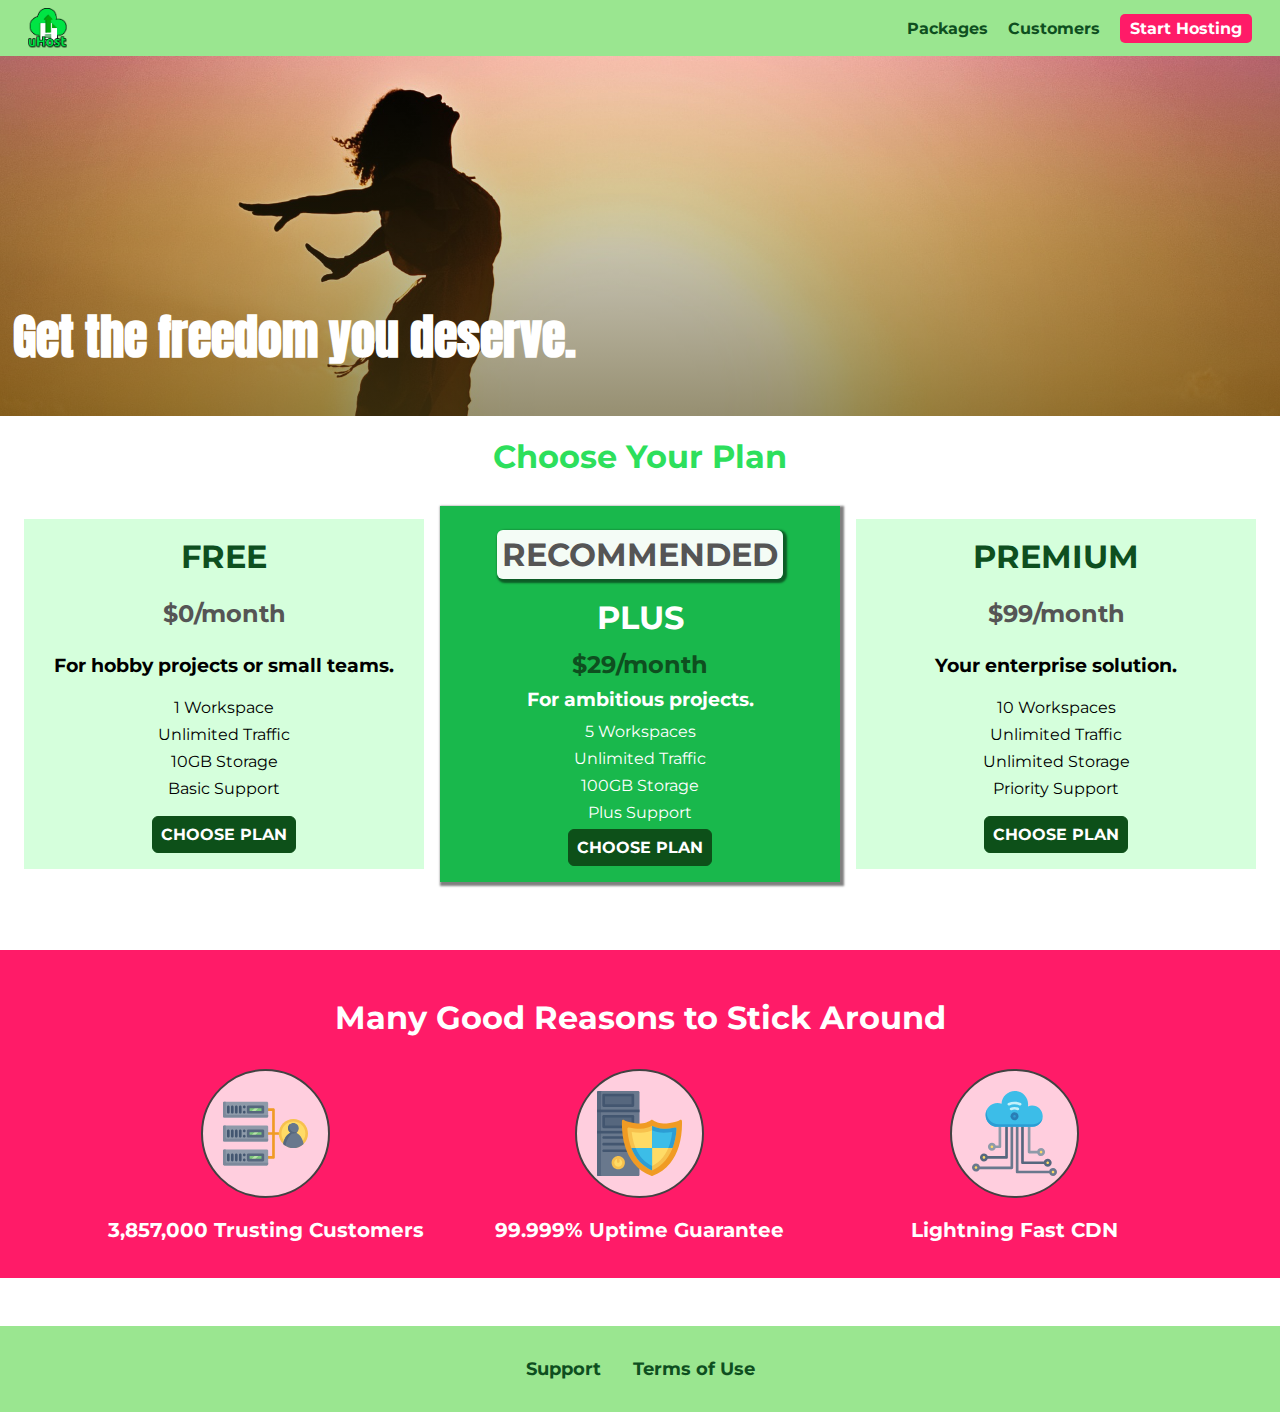
<file: index.html>
<!DOCTYPE html>
<html lang="en">

<head>
    <meta charset="UTF-8">
    <meta http-equiv="X-UA-Compatible" content="ie=edge">
    <meta name="viewport" content="width=device-width, initial-scale=1.0">
    <title>uHost</title>
    <link rel="shortcut icon" href="favicon.png">
    <!-- <link href="https://fonts.googleapis.com/css?family=Anton" rel="stylesheet">
    <link href="https://fonts.googleapis.com/css?family=Montserrat:400,700" rel="stylesheet"> -->
    <link rel="styelsheet" href="shared.css">
    <link rel="stylesheet" href="main.css">
</head>


<body>
    <div class="backdrop"></div>
    <div class="modal">
        <h1 class="modal__title">Do you want to continue?</h1>
        <div class="modal__actions">
            <a href="start-hosting/index.html" class="modal__action">Yes!</a>
            <button class="modal__action modal__action--negative" type="button">No!</button>
        </div>
    </div>
    <header class="main-header">
        <div class="main-navitem">
            <button class="toggle-button">
                <span class="toggle-button__bar"></span>
                <span class="toggle-button__bar"></span>
                <span class="toggle-button__bar"></span>
            </button>
            <a href="index.html" class="main-headerbrand">
                <img src="./img/uhost-icon.png" alt="uHost - Your favorite hosting company">
            </a>
        </div>
        <nav class="main-nav">
            <ul class="main-navitems">
                <li class="main-navitem">
                    <a href="packages/index.html">Packages</a>
                </li>
                <li class="main-navitem">
                    <a href="customers/index.html">Customers</a>
                </li>
                <li class="main-navitem main-navitemcta">
                    <a href="start-hosting/index.html">Start Hosting</a>
                </li>
            </ul>
        </nav>

    </header>
    <nav class="mobile-nav">
        <ul class="mobile-nav__items">
            <li class="mobile-nav__item">
                <a href="packages/index.html">Packages</a>
            </li>
            <li class="mobile-nav__item">
                <a href="customers/index.html">Customers</a>
            </li>
            <li class="mobile-nav__item mobile-nav__item--cta">
                <a href="start-hosting/index.html">Start Hosting</a>
            </li>
        </ul>
    </nav>
    <main>
        <section id="prod-view">
            <h1 class="slogan">Get the freedom you deserve.</h1>
        </section>
        <div class="plan-list">
            <section id="plans">
                <h1 class="sec-title">Choose Your Plan</h1>
                <div class="flex-container">
                    <article class="plan">
                        <h1 class="plan-title">FREE</h1>
                        <h2 class="plan-price">$0/month</h2>
                        <h3>For hobby projects or small teams.</h3>
                        <ul class="plan-features">
                            <li>1 Workspace</li>
                            <li>Unlimited Traffic</li>
                            <li>10GB Storage</li>
                            <li>Basic Support</li>
                        </ul>
                        <div>
                            <button class="button">CHOOSE PLAN</button>
                        </div>
                    </article>
                    <article class="plan plancta">
                        <h1 class="bigplan">RECOMMENDED</h1>
                        <h1 class="plan-title">PLUS</h1>
                        <h2 class="plan-price">$29/month</h2>
                        <h3>For ambitious projects.</h3>
                        <ul class="plan-features">
                            <li>5 Workspaces</li>
                            <li>Unlimited Traffic</li>
                            <li>100GB Storage</li>
                            <li>Plus Support</li>
                        </ul>
                        <div>
                            <button class="button">CHOOSE PLAN</button>
                        </div>
                    </article>
                    <article class="plan">
                        <h1 class="plan-title">PREMIUM</h1>
                        <h2 class="plan-price">$99/month</h2>
                        <h3>Your enterprise solution.</h3>
                        <ul class="plan-features">
                            <li>10 Workspaces</li>
                            <li>Unlimited Traffic</li>
                            <li>Unlimited Storage</li>
                            <li>Priority Support</li>
                        </ul>
                        <div>
                            <button class="button">CHOOSE PLAN</button>
                        </div>
                    </article>
                </div>

            </section>
        </div>

        <section id="key-features">
            <h1 class="sec-title">Many Good Reasons to Stick Around</h1>
            <ul class="keyfeat-list">
                <li class="keyfeat">
                    <div class="keyfeat-img">
                        <svg viewBox="0 0 512 512">
                            <path style="fill:#F09B24;"
                                d="M344,248h-32V112c0-4.418-3.582-8-8-8h-40c-4.418,0-8,3.582-8,8s3.582,8,8,8h32v128h-32  c-4.418,0-8,3.582-8,8s3.582,8,8,8h32v128h-32c-4.418,0-8,3.582-8,8s3.582,8,8,8h40c4.418,0,8-3.582,8-8V264h32c4.418,0,8-3.582,8-8  S348.418,248,344,248z" />
                            <path style="fill:#8E9AA9;"
                                d="M264,64H8c-4.418,0-8,3.582-8,8v80c0,4.418,3.582,8,8,8h256c4.418,0,8-3.582,8-8V72  C272,67.582,268.418,64,264,64z" />
                            <path style="fill:#7C899B;"
                                d="M24,144c-4.418,0-8-3.582-8-8V64H8c-4.418,0-8,3.582-8,8v80c0,4.418,3.582,8,8,8h256  c4.418,0,8-3.582,8-8v-8H24z" />
                            <rect x="152" y="96" style="fill:#B8E3A8;" width="88" height="32" />
                            <g>
                                <polygon style="fill:#7EC97D;" points="152,96 152,128 166,128 198,96  " />
                                <polygon style="fill:#7EC97D;" points="220,96 188,128 240,128 240,96  " />
                            </g>
                            <path style="fill:#56677E;"
                                d="M240,136h-88c-4.418,0-8-3.582-8-8V96c0-4.418,3.582-8,8-8h88c4.418,0,8,3.582,8,8v32  C248,132.418,244.418,136,240,136z M160,120h72v-16h-72V120z" />
                            <g>
                                <path style="fill:#435670;"
                                    d="M32,136c-4.418,0-8-3.582-8-8V96c0-4.418,3.582-8,8-8s8,3.582,8,8v32C40,132.418,36.418,136,32,136z   " />
                                <path style="fill:#435670;"
                                    d="M56,136c-4.418,0-8-3.582-8-8V96c0-4.418,3.582-8,8-8s8,3.582,8,8v32C64,132.418,60.418,136,56,136z   " />
                                <path style="fill:#435670;"
                                    d="M80,136c-4.418,0-8-3.582-8-8V96c0-4.418,3.582-8,8-8s8,3.582,8,8v32C88,132.418,84.418,136,80,136z   " />
                                <path style="fill:#435670;"
                                    d="M104,136c-4.418,0-8-3.582-8-8V96c0-4.418,3.582-8,8-8s8,3.582,8,8v32   C112,132.418,108.418,136,104,136z" />
                                <path style="fill:#435670;"
                                    d="M128,105c-4.418,0-8-3.582-8-8v-1c0-4.418,3.582-8,8-8s8,3.582,8,8v1   C136,101.418,132.418,105,128,105z" />
                                <path style="fill:#435670;"
                                    d="M128,136c-4.418,0-8-3.582-8-8v-1c0-4.418,3.582-8,8-8s8,3.582,8,8v1   C136,132.418,132.418,136,128,136z" />
                            </g>
                            <path style="fill:#8E9AA9;"
                                d="M264,208H8c-4.418,0-8,3.582-8,8v80c0,4.418,3.582,8,8,8h256c4.418,0,8-3.582,8-8v-80  C272,211.582,268.418,208,264,208z" />
                            <path style="fill:#7C899B;"
                                d="M24,288c-4.418,0-8-3.582-8-8v-72H8c-4.418,0-8,3.582-8,8v80c0,4.418,3.582,8,8,8h256  c4.418,0,8-3.582,8-8v-8H24z" />
                            <rect x="152" y="240" style="fill:#B8E3A8;" width="88" height="32" />
                            <g>
                                <polygon style="fill:#7EC97D;" points="152,240 152,272 166,272 198,240  " />
                                <polygon style="fill:#7EC97D;" points="220,240 188,272 240,272 240,240  " />
                            </g>
                            <path style="fill:#56677E;"
                                d="M240,280h-88c-4.418,0-8-3.582-8-8v-32c0-4.418,3.582-8,8-8h88c4.418,0,8,3.582,8,8v32  C248,276.418,244.418,280,240,280z M160,264h72v-16h-72V264z" />
                            <g>
                                <path style="fill:#435670;"
                                    d="M32,280c-4.418,0-8-3.582-8-8v-32c0-4.418,3.582-8,8-8s8,3.582,8,8v32C40,276.418,36.418,280,32,280   z" />
                                <path style="fill:#435670;"
                                    d="M56,280c-4.418,0-8-3.582-8-8v-32c0-4.418,3.582-8,8-8s8,3.582,8,8v32C64,276.418,60.418,280,56,280   z" />
                                <path style="fill:#435670;"
                                    d="M80,280c-4.418,0-8-3.582-8-8v-32c0-4.418,3.582-8,8-8s8,3.582,8,8v32C88,276.418,84.418,280,80,280   z" />
                                <path style="fill:#435670;"
                                    d="M104,280c-4.418,0-8-3.582-8-8v-32c0-4.418,3.582-8,8-8s8,3.582,8,8v32   C112,276.418,108.418,280,104,280z" />
                                <path style="fill:#435670;"
                                    d="M128,249c-4.418,0-8-3.582-8-8v-1c0-4.418,3.582-8,8-8s8,3.582,8,8v1   C136,245.418,132.418,249,128,249z" />
                                <path style="fill:#435670;"
                                    d="M128,280c-4.418,0-8-3.582-8-8v-1c0-4.418,3.582-8,8-8s8,3.582,8,8v1   C136,276.418,132.418,280,128,280z" />
                            </g>
                            <path style="fill:#8E9AA9;"
                                d="M264,352H8c-4.418,0-8,3.582-8,8v80c0,4.418,3.582,8,8,8h256c4.418,0,8-3.582,8-8v-80  C272,355.582,268.418,352,264,352z" />
                            <path style="fill:#7C899B;"
                                d="M24,432c-4.418,0-8-3.582-8-8v-72H8c-4.418,0-8,3.582-8,8v80c0,4.418,3.582,8,8,8h256  c4.418,0,8-3.582,8-8v-8H24z" />
                            <rect x="152" y="384" style="fill:#B8E3A8;" width="88" height="32" />
                            <g>
                                <polygon style="fill:#7EC97D;" points="152,384 152,416 166,416 198,384  " />
                                <polygon style="fill:#7EC97D;" points="220,384 188,416 240,416 240,384  " />
                            </g>
                            <path style="fill:#56677E;"
                                d="M240,424h-88c-4.418,0-8-3.582-8-8v-32c0-4.418,3.582-8,8-8h88c4.418,0,8,3.582,8,8v32  C248,420.418,244.418,424,240,424z M160,408h72v-16h-72V408z" />
                            <g>
                                <path style="fill:#435670;"
                                    d="M32,424c-4.418,0-8-3.582-8-8v-32c0-4.418,3.582-8,8-8s8,3.582,8,8v32C40,420.418,36.418,424,32,424   z" />
                                <path style="fill:#435670;"
                                    d="M56,424c-4.418,0-8-3.582-8-8v-32c0-4.418,3.582-8,8-8s8,3.582,8,8v32C64,420.418,60.418,424,56,424   z" />
                                <path style="fill:#435670;"
                                    d="M80,424c-4.418,0-8-3.582-8-8v-32c0-4.418,3.582-8,8-8s8,3.582,8,8v32C88,420.418,84.418,424,80,424   z" />
                                <path style="fill:#435670;"
                                    d="M104,424c-4.418,0-8-3.582-8-8v-32c0-4.418,3.582-8,8-8s8,3.582,8,8v32   C112,420.418,108.418,424,104,424z" />
                                <path style="fill:#435670;"
                                    d="M128,393c-4.418,0-8-3.582-8-8v-1c0-4.418,3.582-8,8-8s8,3.582,8,8v1   C136,389.418,132.418,393,128,393z" />
                                <path style="fill:#435670;"
                                    d="M128,424c-4.418,0-8-3.582-8-8v-1c0-4.418,3.582-8,8-8s8,3.582,8,8v1   C136,420.418,132.418,424,128,424z" />
                            </g>
                            <path style="fill:#F7C14D;"
                                d="M424,168c-48.523,0-88,39.477-88,88s39.477,88,88,88s88-39.477,88-88S472.523,168,424,168z" />
                            <path style="fill:#FFDB66;"
                                d="M424,184c-39.701,0-72,32.299-72,72s32.299,72,72,72s72-32.299,72-72S463.701,184,424,184z" />
                            <path style="fill:#69788D;"
                                d="M484.893,314.16C476.393,274.588,451.922,248,424,248s-52.393,26.588-60.893,66.16  c-0.605,2.82,0.354,5.749,2.511,7.664C381.731,336.124,402.465,344,424,344s42.269-7.876,58.381-22.176  C484.539,319.909,485.498,316.98,484.893,314.16z" />
                            <path style="fill:#56677E;"
                                d="M434.053,249.171C430.768,248.403,427.411,248,424,248c-27.922,0-52.393,26.588-60.893,66.16  c-0.605,2.82,0.354,5.749,2.511,7.664c3.383,3.002,6.979,5.703,10.734,8.125C384.904,286.243,407.373,255.378,434.053,249.171z" />
                            <path style="fill:#69788D;"
                                d="M424,192c-17.645,0-32,14.355-32,32s14.355,32,32,32s32-14.355,32-32S441.645,192,424,192z" />
                            <path style="fill:#56677E;"
                                d="M432,248c-17.645,0-32-14.355-32-32c0-6.783,2.128-13.076,5.742-18.258  C397.444,203.53,392,213.138,392,224c0,17.645,14.355,32,32,32c10.862,0,20.471-5.444,26.258-13.742  C445.076,245.872,438.783,248,432,248z" />

                        </svg>

                    </div>
                    <p class="keyfeat-desc">3,857,000 Trusting Customers</p>
                </li>
                <li class="keyfeat">
                    <div class="keyfeat-img">
                        <svg viewBox="0 0 512 512">
                            <path style="fill:#69788D;"
                                d="M248,0H8C3.582,0,0,3.582,0,8v496c0,4.418,3.582,8,8,8h240c4.418,0,8-3.582,8-8V8  C256,3.582,252.418,0,248,0z" />
                            <path style="fill:#56677E;"
                                d="M24,504V8c0-4.418,3.582-8,8-8H8C3.582,0,0,3.582,0,8v496c0,4.418,3.582,8,8,8h24  C27.582,512,24,508.418,24,504z" />
                            <g>
                                <rect x="0" y="112" style="fill:#435670;" width="256" height="16" />
                                <rect x="0" y="240" style="fill:#435670;" width="256" height="16" />
                            </g>
                            <path style="fill:#F7C14D;"
                                d="M128,392c-22.056,0-40,17.944-40,40s17.944,40,40,40s40-17.944,40-40S150.056,392,128,392z" />
                            <path style="fill:#FFDB66;"
                                d="M128,408c-13.233,0-24,10.767-24,24s10.767,24,24,24s24-10.767,24-24S141.233,408,128,408z" />
                            <path style="fill:#F7C14D;"
                                d="M128,392c-2.739,0-5.414,0.278-8,0.805V424c0,4.418,3.582,8,8,8c4.418,0,8-3.582,8-8v-31.195  C133.414,392.278,130.739,392,128,392z" />
                            <g>
                                <path style="fill:#435670;"
                                    d="M216,288H40c-4.418,0-8-3.582-8-8s3.582-8,8-8h176c4.418,0,8,3.582,8,8S220.418,288,216,288z" />
                                <path style="fill:#435670;"
                                    d="M216,328H40c-4.418,0-8-3.582-8-8s3.582-8,8-8h176c4.418,0,8,3.582,8,8S220.418,328,216,328z" />
                                <path style="fill:#435670;"
                                    d="M216,368H40c-4.418,0-8-3.582-8-8s3.582-8,8-8h176c4.418,0,8,3.582,8,8S220.418,368,216,368z" />
                                <path style="fill:#435670;"
                                    d="M216,16H40c-4.418,0-8,3.582-8,8v64c0,4.418,3.582,8,8,8h176c4.418,0,8-3.582,8-8V24   C224,19.582,220.418,16,216,16z" />
                            </g>
                            <rect x="48" y="32" style="fill:#56677E;" width="160" height="48" />
                            <path style="fill:#435670;"
                                d="M216,144H40c-4.418,0-8,3.582-8,8v64c0,4.418,3.582,8,8,8h176c4.418,0,8-3.582,8-8v-64  C224,147.582,220.418,144,216,144z" />
                            <rect x="48" y="160" style="fill:#56677E;" width="160" height="48" />
                            <path style="fill:#F09B24;"
                                d="M511.747,180.237c-0.194-6.537-8.107-10.107-13.135-5.894c-5.6,4.693-42.904,21.282-98.514,21.282  c-33.45,0-64.625-20.999-64.929-21.206c-2.9-1.991-6.764-1.85-9.512,0.346c-2.677,2.135-27.201,20.86-63.793,20.86  c-55.607,0-92.914-16.589-98.515-21.282c-5.028-4.211-12.941-0.645-13.135,5.894c-1.634,54.834,4.655,105.941,18.693,151.903  c12.096,39.604,29.759,74.047,52.497,102.373c27.538,34.304,62.743,59.882,104.66,76.045c3.069,1.918,6.757,1.921,9.83,0  c41.917-16.163,77.122-41.741,104.66-76.045c22.738-28.326,40.401-62.77,52.497-102.373  C507.092,286.179,513.381,235.071,511.747,180.237z" />
                            <path style="fill:#F7C14D;"
                                d="M476.21,221.226c-1.953-1.631-4.568-2.235-7.036-1.628c-21.686,5.327-44.926,8.028-69.075,8.028  c-25.926,0-49.633-8.975-64.955-16.504c-2.307-1.134-5.016-1.091-7.284,0.116c-14.059,7.477-36.919,16.388-65.994,16.388  c-24.153,0-47.394-2.701-69.075-8.028c-5.155-1.268-10.221,2.966-9.894,8.261c2.077,33.693,7.668,65.635,16.616,94.935  c22.774,74.565,66.139,126.334,128.888,153.868c2.032,0.891,4.397,0.891,6.43,0c61.777-27.107,104.716-78.876,127.62-153.868  c8.948-29.3,14.539-61.241,16.616-94.935C479.224,225.319,478.163,222.856,476.21,221.226z" />
                            <path style="fill:#FFDB66;"
                                d="M331.609,451.727c-52.604-25.289-89.304-70.987-109.144-135.944  c-6.532-21.39-11.162-44.336-13.82-68.447c17.133,2.852,34.952,4.291,53.22,4.291c29.394,0,53.376-7.793,69.978-15.561  c17.44,7.736,41.656,15.561,68.256,15.561c18.267,0,36.085-1.439,53.219-4.291c-2.659,24.112-7.288,47.06-13.82,68.448  C419.545,381.108,383.27,426.805,331.609,451.727z" />
                            <g>
                                <path style="fill:#2C9DD4;"
                                    d="M479.066,227.858c0.157-2.539-0.903-5.002-2.856-6.633s-4.568-2.235-7.036-1.628   c-21.686,5.327-44.926,8.028-69.075,8.028c-25.926,0-49.633-8.975-64.955-16.504c-1.057-0.52-2.2-0.78-3.345-0.806l-0.072,133.351   h123.601c2.556-6.746,4.933-13.702,7.123-20.874C471.398,293.493,476.989,261.552,479.066,227.858z" />
                                <path style="fill:#2C9DD4;"
                                    d="M206.658,343.667c24.153,63.42,65.028,108.108,121.743,132.995c1.031,0.452,2.147,0.673,3.263,0.666   l0.063-133.661H206.658z" />
                            </g>
                            <g>
                                <path style="fill:#3CBDE8;"
                                    d="M439.497,315.783c6.532-21.389,11.161-44.336,13.82-68.448c-17.134,2.852-34.952,4.291-53.219,4.291   c-26.6,0-50.815-7.824-68.256-15.561l-0.116,107.601h97.758C433.179,334.807,436.524,325.518,439.497,315.783z" />
                                <path style="fill:#3CBDE8;"
                                    d="M232.523,343.667c21.144,50.298,54.363,86.56,99.087,108.06l0.117-108.06H232.523z" />
                            </g>
                        </svg>
                    </div>
                    <p class="keyfeat-desc">99.999% Uptime Guarantee</p>
                </li>
                <li class="keyfeat">
                    <div class="keyfeat-img">
                        <svg viewBox="0 0 512 512">
                            <path style="fill:#8E9AA9;"
                                d="M168,200c-4.418,0-8,3.582-8,8v120h-17.376c-3.302-9.311-12.194-16-22.624-16  c-13.234,0-24,10.767-24,24s10.766,24,24,24c10.429,0,19.321-6.689,22.624-16H168c4.418,0,8-3.582,8-8V208  C176,203.582,172.418,200,168,200z" />
                            <path style="fill:#FFDB66;"
                                d="M120,328c-4.411,0-8,3.589-8,8s3.589,8,8,8s8-3.589,8-8S124.411,328,120,328z" />
                            <path style="fill:#56677E;"
                                d="M208,200c-4.418,0-8,3.582-8,8v184H94.624C91.322,382.689,82.43,376,72,376  c-13.234,0-24,10.767-24,24s10.766,24,24,24c10.429,0,19.321-6.689,22.624-16H208c4.418,0,8-3.582,8-8V208  C216,203.582,212.418,200,208,200z" />
                            <path style="fill:#FFDB66;"
                                d="M72,392c-4.411,0-8,3.589-8,8s3.589,8,8,8s8-3.589,8-8S76.411,392,72,392z" />
                            <path style="fill:#69788D;"
                                d="M240,208c-4.418,0-8,3.582-8,8v239H47.24c-2.671-10.34-12.078-18-23.24-18c-13.234,0-24,10.767-24,24  s10.766,24,24,24c9.666,0,18.009-5.747,21.809-14H240c4.418,0,8-3.582,8-8V216C248,211.582,244.418,208,240,208z" />
                            <path style="fill:#FFDB66;"
                                d="M24,453c-4.411,0-8,3.589-8,8s3.589,8,8,8s8-3.589,8-8S28.411,453,24,453z" />
                            <path style="fill:#69788D;"
                                d="M488,464c-10.429,0-19.321,6.689-22.624,16H280V208c0-4.418-3.582-8-8-8s-8,3.582-8,8v280  c0,4.418,3.582,8,8,8h193.376c3.302,9.311,12.194,16,22.624,16c13.234,0,24-10.767,24-24S501.234,464,488,464z" />
                            <path style="fill:#FFDB66;"
                                d="M488,480c-4.411,0-8,3.589-8,8s3.589,8,8,8s8-3.589,8-8S492.411,480,488,480z" />
                            <path style="fill:#56677E;"
                                d="M456,408c-10.429,0-19.321,6.689-22.624,16H312V208c0-4.418-3.582-8-8-8s-8,3.582-8,8v224  c0,4.418,3.582,8,8,8h129.376c3.302,9.311,12.194,16,22.624,16c13.234,0,24-10.767,24-24S469.234,408,456,408z" />
                            <path style="fill:#FFDB66;"
                                d="M456,424c-4.411,0-8,3.589-8,8s3.589,8,8,8s8-3.589,8-8S460.411,424,456,424z" />
                            <path style="fill:#8E9AA9;"
                                d="M416,344c-10.429,0-19.321,6.689-22.624,16H352V208c0-4.418-3.582-8-8-8s-8,3.582-8,8v160  c0,4.418,3.582,8,8,8h49.376c3.302,9.311,12.194,16,22.624,16c13.234,0,24-10.767,24-24S429.234,344,416,344z" />
                            <path style="fill:#FFDB66;"
                                d="M416,360c-4.411,0-8,3.589-8,8s3.589,8,8,8s8-3.589,8-8S420.411,360,416,360z" />
                            <path style="fill:#3CBDE8;"
                                d="M362,88c-8.741,0-17.231,1.751-25.06,5.085C337.646,88.797,338,84.43,338,80  c0-44.112-35.888-80-80-80c-42.823,0-77.895,33.816-79.909,76.149C170.393,73.415,162.244,72,154,72c-39.701,0-72,32.299-72,72  s32.299,72,72,72h208c35.29,0,64-28.71,64-64S397.29,88,362,88z" />
                            <path style="fill:#2C9DD4;"
                                d="M368,200H160c-39.701,0-72-32.299-72-72c0-5.863,0.721-11.559,2.05-17.019  C84.918,120.88,82,132.102,82,144c0,39.701,32.299,72,72,72h208c30.389,0,55.88-21.296,62.379-49.743  C413.565,186.327,392.352,200,368,200z" />
                            <path style="fill:#2A7DB5;"
                                d="M256,128c-13.234,0-24,10.767-24,24s10.766,24,24,24c13.233,0,24-10.767,24-24S269.233,128,256,128z" />
                            <path style="fill:#2C9DD4;"
                                d="M256,144c-4.411,0-8,3.589-8,8s3.589,8,8,8c4.411,0,8-3.589,8-8S260.411,144,256,144z" />
                            <g>
                                <path style="fill:#C5F1FA;"
                                    d="M221.755,87.695c-2.994,0-5.864-1.688-7.233-4.572c-1.894-3.991-0.194-8.763,3.798-10.657   C230.157,66.849,242.834,64,256,64c13.166,0,25.844,2.849,37.68,8.466c3.992,1.895,5.692,6.666,3.798,10.657   s-6.666,5.692-10.657,3.798C277.144,82.328,266.774,80,256,80c-10.774,0-21.144,2.328-30.821,6.921   C224.072,87.446,222.904,87.695,221.755,87.695z" />
                                <path style="fill:#C5F1FA;"
                                    d="M276.545,116.618c-1.148,0-2.316-0.249-3.424-0.774C267.745,113.293,261.985,112,256,112   c-5.985,0-11.745,1.293-17.121,3.844c-3.991,1.895-8.763,0.192-10.657-3.798c-1.894-3.992-0.193-8.764,3.798-10.657   C239.557,97.813,247.625,96,256,96c8.376,0,16.444,1.813,23.98,5.389c3.991,1.894,5.692,6.665,3.798,10.657   C282.41,114.93,279.539,116.618,276.545,116.618z" />
                            </g>

                        </svg>
                    </div>
                    <p class="keyfeat-desc">Lightning Fast CDN</p>
                </li>
            </ul>
        </section>
    </main>
    <footer class="main-footer">
        <nav>
            <ul class="main-footeritems">
                <li class="main-footeritem">
                    <a href="#">Support</a>
                </li>
                <li class="main-footeritem">
                    <a href="#">Terms of Use</a>
                </li>
            </ul>
        </nav>
    </footer>
    <script src="shared.js"></script>
</body>

</html>
</file>
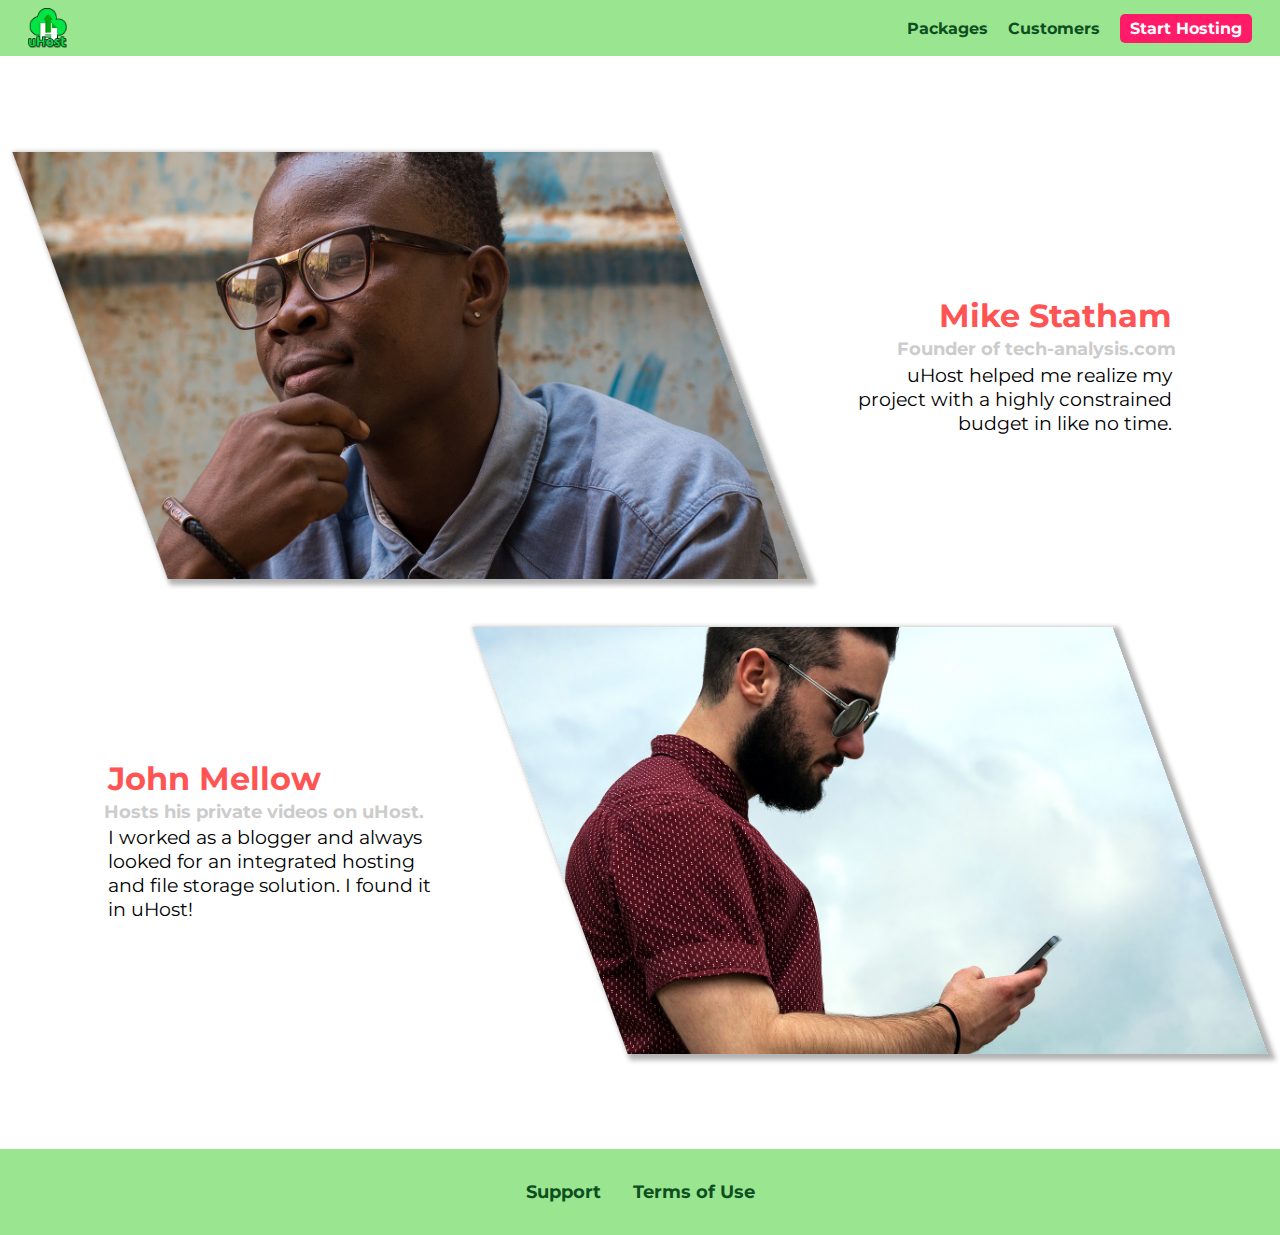
<file: customers/index.html>
<!DOCTYPE html>
<html lang="en">

<head>
  <meta charset="UTF-8">
  <meta name="viewport" content="width=device-width, initial-scale=1.0">
  <meta http-equiv="X-UA-Compatible" content="ie=edge">
  <title>uHost Customers</title>
  <link rel="shortcut icon" href="../favicon.png">
  <!-- <link href="https://fonts.googleapis.com/css?family=Anton|Montserrat:400,700" rel="stylesheet"> -->
  <link rel="stylesheet" href="../shared.css">
  <link rel="stylesheet" href="customers.css">
</head>

<body>

  <div class="backdrop"></div>
  <header class="main-header">
    <div class="main-navitem">
      <button class="toggle-button">
        <span class="toggle-button__bar"></span>
        <span class="toggle-button__bar"></span>
        <span class="toggle-button__bar"></span>
      </button>
      <a href="../index.html" class="main-headerbrand">
        <img src="../img/uhost-icon.png" alt="uHost - Your favorite hosting company">
      </a>
    </div>
    <nav class="main-nav">
      <ul class="main-navitems">
        <li class="main-navitem">
          <a href="../packages/index.html">Packages</a>
        </li>
        <li class="main-navitem">
          <a href="#">Customers</a>
        </li>
        <li class="main-navitem main-navitemcta">
          <a href="../start-hosting/index.html">Start Hosting</a>
        </li>
      </ul>
    </nav>

  </header>

  <nav class="mobile-nav">
    <ul class="mobile-nav__items">
      <li class="mobile-nav__item">
        <a href="../packages/index.html">Packages</a>
      </li>
      <li class="mobile-nav__item">
        <a href="index.html">Customers</a>
      </li>
      <li class="mobile-nav__item mobile-nav__item--cta">
        <a href="../start-hosting/index.html">Start Hosting</a>
      </li>
    </ul>
  </nav>

  <main>
    <div>
      <div class="testimonial" id="customer-1">
        <div class="testimonial__image-container">
          <img src="../img/customer-1.jpg" alt="Mike Statham - Customer" class="testimonial__image">
        </div>
        <div class="testimonial__info">
          <h1 class="testimonial__name">Mike Statham</h1>
          <h2 class="testimonial__subtitle">Founder of
            <a href="tech-analysis.com">tech-analysis.com</a>
          </h2>
          <p class="testimonial__text">uHost helped me realize my project with a highly constrained budget in like no
            time.</p>
        </div>
      </div>
      <div class="testimonial" id="customer-2">

        <div class="testimonial__info">
          <h1 class="testimonial__name">John Mellow</h1>
          <h2 class="testimonial__subtitle">Hosts his private videos on uHost.
          </h2>
          <p class="testimonial__text">I worked as a blogger and always looked for an integrated hosting and file
            storage solution. I found
            it in uHost!
          </p>
        </div>
        <div class="testimonial__image-container">
          <img src="../img/customer-2.jpg" alt="John Mellow - Customer" class="testimonial__image">
        </div>
      </div>
    </div>
  </main>
  <footer class="main-footer">
    <nav>
      <ul class="main-footeritems">
        <li class="main-footeritem">
          <a href="#">Support</a>
        </li>
        <li class="main-footeritem">
          <a href="#">Terms of Use</a>
        </li>
      </ul>
    </nav>
  </footer>
  <script src="../shared.js"></script>
</body>

</html>
</file>
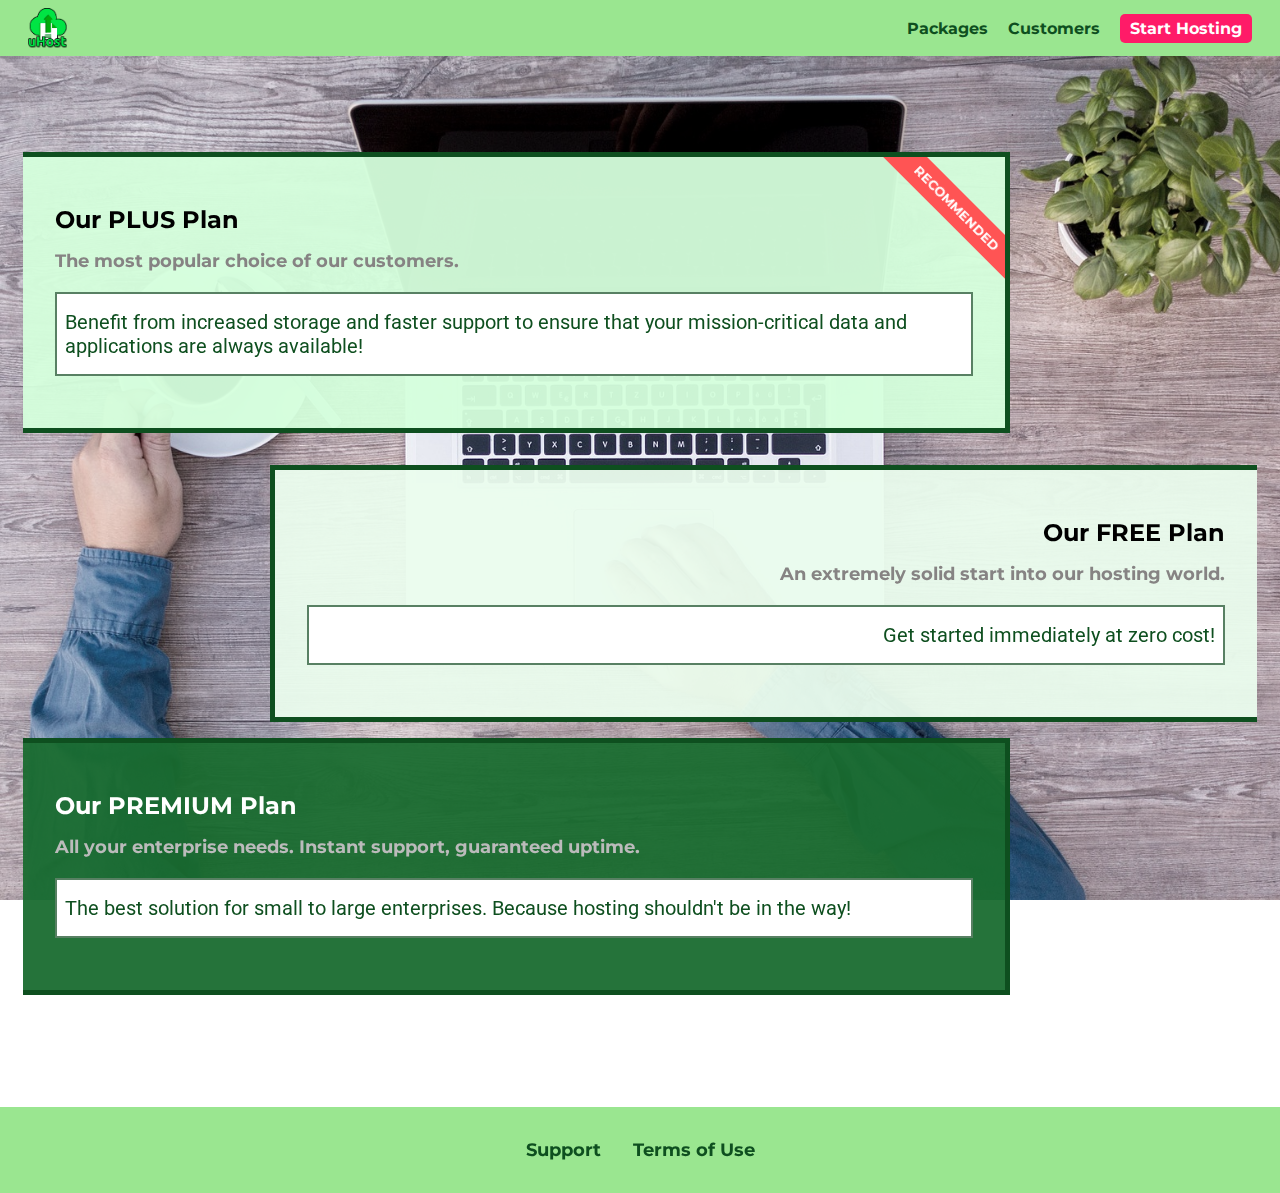
<file: packages/index.html>
<!DOCTYPE html>
<html lang="en">

<head>
  <meta charset="UTF-8">
  <meta http-equiv="X-UA-Compatible" content="ie=edge">
  <meta name="viewport" content="width=device-width, initial-scale=1.0">
  <title>uHost</title>
  <link rel="shortcut icon" href="favicon.png">
  <!-- <link href="https://fonts.googleapis.com/css?family=Anton" rel="stylesheet">
  <link href="https://fonts.googleapis.com/css?family=Montserrat:400,700" rel="stylesheet">
  <link href="https://fonts.googleapis.com/css?family=Roboto&display=swap" rel="stylesheet"> -->
  <link rel="stylesheet" href="../shared.css">
  <link rel="stylesheet" href="packages.css">
</head>


<body>
  <div class="backdrop"></div>
  <div class="background"></div>
  <header class="main-header">
    <div class="main-navitem">
      <button class="toggle-button">
        <span class="toggle-button__bar"></span>
        <span class="toggle-button__bar"></span>
        <span class="toggle-button__bar"></span>
      </button>
      <a href="../index.html" class="main-headerbrand">
        <img src="../img/uhost-icon.png" alt="uHost - Your favorite hosting company">
      </a>
    </div>
    <nav class="main-nav">
      <ul class="main-navitems">
        <li class="main-navitem">
          <a href="#">Packages</a>
        </li>
        <li class="main-navitem">
          <a href="../customers/index.html">Customers</a>
        </li>
        <li class="main-navitem main-navitemcta">
          <a href="../start-hosting/index.html">Start Hosting</a>
        </li>
      </ul>
    </nav>

  </header>

  <nav class="mobile-nav">
    <ul class="mobile-nav__items">
      <li class="mobile-nav__item">
        <a href="index.html">Packages</a>
      </li>
      <li class="mobile-nav__item">
        <a href="../customers/index.html">Customers</a>
      </li>
      <li class="mobile-nav__item mobile-nav__item--cta">
        <a href="../start-hosting/index.html">Start Hosting</a>
      </li>
    </ul>
  </nav>

  <main>

    <section class="plus-plan">
      <a href="#">
        <h1>Our PLUS Plan</h1>
        <h2 class="recbadge">RECOMMENDED</h2>
        <h2>The most popular choice of our customers.</h2>
        <p>Benefit from increased storage and faster support to ensure that your mission-critical data and applications
          are always available!</p>
      </a>
    </section>
    <section class="free-plan">
      <a href="#">
        <h1>Our FREE Plan</h1>
        <h2>An extremely solid start into our hosting world.</h2>
        <p>Get started immediately at zero cost!</p>
      </a>
    </section>
    <!-- <div class="clearfix"></div> -->
    <section class="premium-plan">
      <a href="#">
        <h1>Our PREMIUM Plan</h1>
        <h2>All your enterprise needs. Instant support, guaranteed uptime. </h2>
        <p>The best solution for small to large enterprises. Because hosting shouldn't be in the way!</p>
      </a>
    </section>

  </main>

  <footer class="main-footer">
    <nav>
      <ul class="main-footeritems">
        <li class="main-footeritem">
          <a href="#">Support</a>
        </li>
        <li class="main-footeritem">
          <a href="#">Terms of Use</a>
        </li>
      </ul>
    </nav>
  </footer>
  <script src="../shared.js"></script>
</body>

</html>
</file>
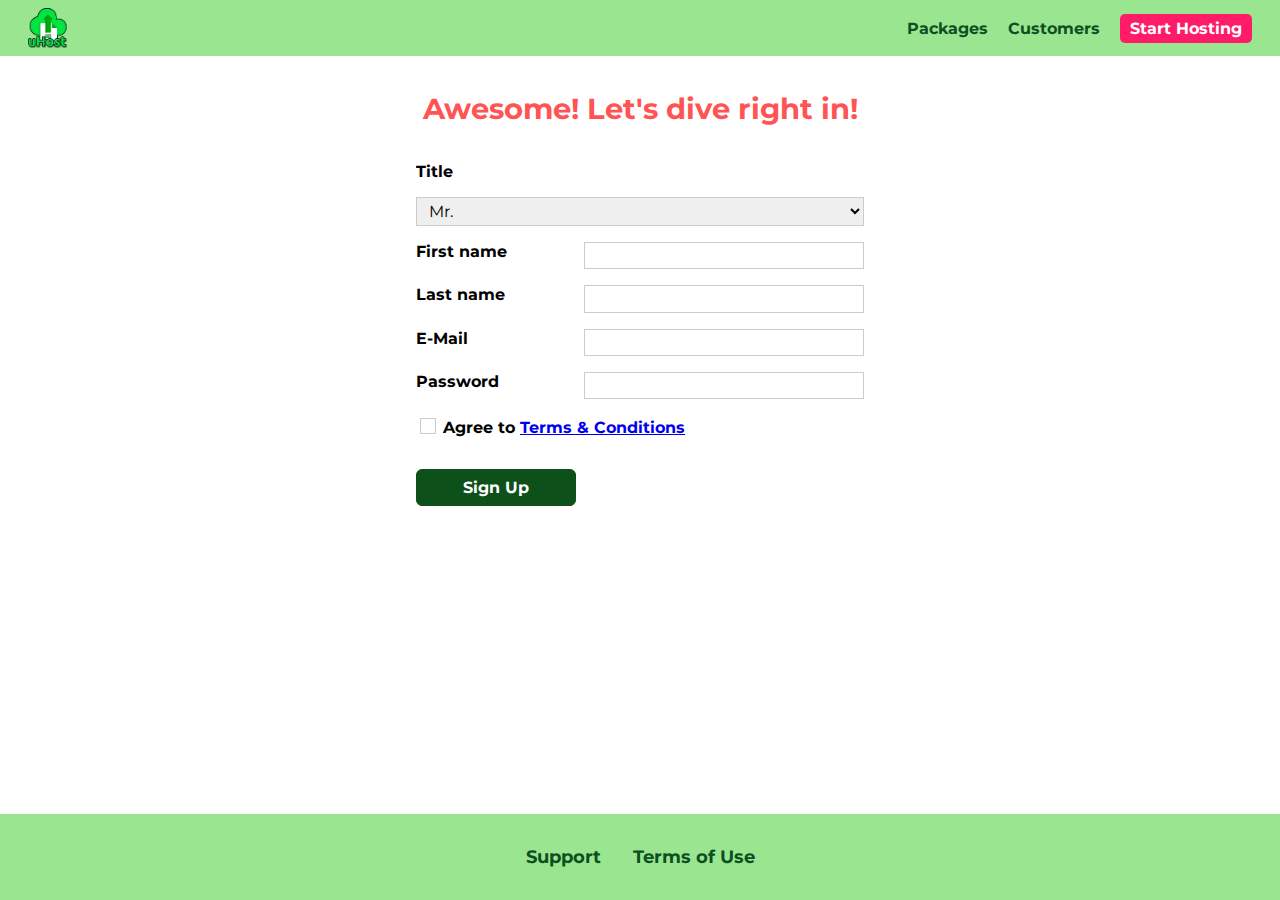
<file: start-hosting/index.html>
<!DOCTYPE html>
<html lang="en">

<head>
  <meta charset="UTF-8">
  <meta name="viewport" content="width=device-width, initial-scale=1.0">
  <meta http-equiv="X-UA-Compatible" content="ie=edge">
  <title>uHost Signup</title>
  <link rel="shortcut icon" href="../favicon.png">
  <!-- <link href="https://fonts.googleapis.com/css?family=Anton|Montserrat:400,700" rel="stylesheet"> -->
  <link rel="stylesheet" href="../shared.css">
  <link rel="stylesheet" href="start-hosting.css">
</head>

<body>
  <div class="backdrop"></div>
  <header class="main-header">
    <div class="main-navitem">
      <button class="toggle-button">
        <span class="toggle-button__bar"></span>
        <span class="toggle-button__bar"></span>
        <span class="toggle-button__bar"></span>
      </button>
      <a href="../index.html" class="main-headerbrand">
        <img src="../img/uhost-icon.png" alt="uHost - Your favorite hosting company">
      </a>
    </div>
    <nav class="main-nav">
      <ul class="main-navitems">
        <li class="main-navitem">
          <a href="../packages/index.html">Packages</a>
        </li>
        <li class="main-navitem">
          <a href="../customers/index.html">Customers</a>
        </li>
        <li class="main-navitem main-navitemcta">
          <a href="#">Start Hosting</a>
        </li>
      </ul>
    </nav>

  </header>
  <nav class="mobile-nav">
    <ul class="mobile-nav__items">
      <li class="mobile-nav__item">
        <a href="../packages/index.html">Packages</a>
      </li>
      <li class="mobile-nav__item">
        <a href="../customers/index.html">Customers</a>
      </li>
      <li class="mobile-nav__item mobile-nav__item--cta">
        <a href="index.html">Start Hosting</a>
      </li>
    </ul>
  </nav>
  <main class="signup-page">
    <h1 class="signup-title">Awesome! Let's dive right in!</h1>
    <form action="index.html" class="signup-form">
      <label for="title">Title</label>
      <select id="title">
        <option value="mr">Mr.</option>
        <option value="ms">Ms.</option>
      </select>
      <label for="first-name" class=>First name</label>
      <input type="text" id="first-name">
      <label for="last-name">Last name</label>
      <input type="text" id="last-name">
      <label for="email">E-Mail</label>
      <input type="email" id="email">
      <label for="password">Password</label>
      <input type="password" id="password">
      <div class="signup-form-checkbox">
        <input type="checkbox" id="agree-terms">
        <label for="agree-terms">Agree to
          <a href="#">Terms &amp; Conditions</a>
        </label>
      </div>
      <button type="submit" class="button">Sign Up</button>
    </form>
  </main>
  <footer class="main-footer">
    <nav>
      <ul class="main-footeritems">
        <li class="main-footeritem">
          <a href="#">Support</a>
        </li>
        <li class="main-footeritem">
          <a href="#">Terms of Use</a>
        </li>
      </ul>
    </nav>
  </footer>
  <script src="/shared.js"></script>
  <script src="form.js"></script>
</body>

</html>
</file>
<file: shared.css>
@import url('https://fonts.googleapis.com/css?family=Anton|Montserrat:700|Roboto&display=swap');

* {
  box-sizing: border-box;
}

html {
  height: 100%;
}

body {
  font-family: 'Montserrat', sans-serif;
  margin: 0;
  display: grid;
  grid-template-rows: 3.5rem auto fit-content(8rem);
  grid-template-areas:  "Header"
                        "main"
                        "footer";
  height: 100%;
}

main {
  /* margin-top: 2rem; */
  grid-area: main;
}

.backdrop {
  position: fixed;
  display: none;
  top: 0;
  left: 0;
  z-index: 100;
  width: 100vw;
  height: 100vh;
  background: rgba(0,0,0,0.5);
}

.main-header {
  background: rgb(154, 230, 144);
  width: 100%;
  position: fixed;
  top: 0;
  left: 0;
  padding: 0.5rem 1.125rem;
  display: flex;
  align-items: center;
  justify-content: space-between;
  z-index: 2;
}

.main-navitems {
  margin: 0;
  padding: 0;
  list-style: none;
  display: flex;
}

.main-navitem {
  margin: 0 0.625rem;
}

.main-navitem a,
.mobile-nav__item a {
  text-decoration: none;
  color:  #0e4f1f;
  font-weight: bold;
}

.main-navitem a:hover,
.main-navitem a:active {
  color: white;
  border-bottom: 2px solid white;
}


.main-nav {
  display: none;
}

.main-navitemcta a,
.mobile-nav__item--cta a {
  color: white;
  background: #ff1b68;
  padding: 0.3125rem 0.625rem;
  border-radius: 5px;
}


.main-navitemcta a:hover,
.main-navitemcta a:active,
.mobile-nav__item--cta a:hover,
.mobile-nav__item--cta a:active {
  color: #ff1b68;
  background: white;
  border: none;
}


.toggle-button {
  width: 3rem;
  background: transparent;
  border: none;
  cursor: pointer;
  padding-top: 0;
  padding-bottom: 0;
  vertical-align: middle;
}

.toggle-button:focus {
  outline: none;
}

.toggle-button__bar {
  width: 100%;
  height: 0.2rem;
  background: black;
  display: block;
  margin: 0.6rem 0;
}


.main-headerbrand {
  color: #0e4f1f;
  text-decoration: none;
  font-weight: bold;
}

.main-headerbrand img {
  height: 2.5rem;
  vertical-align: middle;
}

@media (min-width: 40rem) {
  .toggle-button {
    display: none;
  }
  .main-nav {
    display: flex;
  }
}

.button {
  background: #0D5019;
  color: white;
  font: inherit;
  border: 1px solid #0D5019;
  border-radius: 0.375rem;
  padding: 0.5rem;
  font-weight: bold;
}

.button:hover,
.button:active {
  background: white;
  color: #0e4f1f;
  cursor: pointer;
}

.button:focus {
  outline: none;
}

.button[disabled] {
  cursor: not-allowed;
  border: 1px solid #a1a1a1;
  background: #ccc;
  color: #a1a1a1;
}

.main-footer {
  background: rgb(154, 230, 144);
  margin-top: 3rem;
  padding: 2rem;
  grid-area: footer;
}

.main-footeritems {
  list-style: none;
  margin: 0;
  padding: 0;
  display: flex;
  flex-direction: column;
  align-items: center;
}

.main-footeritem {
  margin: 0.5rem 0;
}

.main-footeritem a {
  color: #0e4f1f;
  font-size: 1.125rem;
  font-weight: bold;
  text-decoration: none;
}

.main-footeritem a:hover,
.main-footeritem a:active {
  color: white;
  border-bottom: 2px solid white;
}

@media (min-width: 40rem) {
  .main-footeritem {
    display: inline-block;
    margin: 0 1rem;
  }
  
  .main-footeritems {
    list-style: none;
    flex-direction: row;
    justify-content: center;
  }
}

.mobile-nav {
  display: none;
  position: fixed;
  z-index: 101;
  top: 0;
  left: 0;
  background: white;
  width: 80%;
  height: 100vh;
}

.mobile-nav__items {
  width: 90%;
  height: 100%;
  list-style: none;
  padding: 0;
  margin: 0 auto;
  text-align: center;
  display: flex;
  flex-direction: column;
  justify-content: center;
  align-content: center;
}

.mobile-nav__item {
  margin: 1rem 0;
}

.mobile-nav__item a {
  font-size: 1.5rem;
}

.open {
  display: block;
}
</file>
<file: main.css>
@import url('https://fonts.googleapis.com/css?family=Anton|Montserrat:700|Roboto&display=swap');

* {
  box-sizing: border-box;
}

html {
  height: 100%;
}

body {
  font-family: 'Montserrat', sans-serif;
  margin: 0;
  display: grid;
  grid-template-rows: 3.5rem auto fit-content(8rem);
  grid-template-areas:  "Header"
                        "main"
                        "footer";
  height: 100%;
}

.backdrop {
  position: fixed;
  display: none;
  top: 0;
  left: 0;
  z-index: 100;
  width: 100vw;
  height: 100vh;
  background: rgba(0,0,0,0.5);
}

main {
  /* padding-top: 2rem; */
  grid-area: main;
}

.slogan {
  color: white;
  font-family: 'Anton', sans-serif;
  position: absolute;
  left: 1%;
  bottom: 3%;
  font-size: 1.6rem;
}

#prod-view {
  background: linear-gradient(to top, 
  rgba(80,68,18, 0.6), transparent), 
  url(./img/freedom.jpg) center/cover no-repeat border-box, 
  #ff1b68;
  /* background-image: url(/freedom.jpg);
  background-size: cover;
  background-position: left 10% bottom 20%; */
  /* background-repeat: no-repeat;
  background-origin: border-box;
  background-clip: border-box; */
  /* background-image: linear-gradient(to left bottom,red,blue); */
  /* background-image: radial-gradient(circle farthest-side, red, blue, green); */
  width: 100vw;
  height: 44vh;
  padding: 0.625rem;
  position: relative;
}

@media (min-width: 40rem) {
  #prod-view {
    height: 40vh;
    background-position: 50% 25%;
  }

  .slogan {
    font-size: 3rem;
  }
}

/* @media (min-width: 60rem) {
  #prod-view {
    height: 50vh;
    background-position: 50% 25%;
  }

  .slogan {
    font-size: 5rem;
  }
} */

.sec-title {
  color: #2ddf5c;
  /* background: #ccc; */
  text-align: center;
}

/* .plan-list {
  display: flex;
  flex-direction: column;
  justify-content: center;
  
}

.plan {
  background: #d5ffdc;
  text-align: center;
  padding: 1rem;
  margin: 0.5rem 0;
  width: 100%;
  display: flex;
  flex-direction: column;
} */

.plan {
  background: #d5ffdc;
  text-align: center;
  padding: 1rem;
  margin: 0.5rem 0;
  width: 100%;
}

.plancta {
  background: #19b84c;
  color: white;
  
}

.plan h3 {
  margin: 0.25rem;
}

.bigplan {
  background: rgba(255, 255, 255, 0.952);
  color: #555555;
  padding: 0.325rem;
  box-shadow: 2px 2px 2px 2px rgba(0, 0, 0, 0.5);
  border-radius: 6px;
  margin: 0.5rem;
}

.plan-title {
  color:  #0e4f1f;
  margin: 0.125rem;
}

.plan-price {
  color: #555555;
  margin: 0.5rem;
}

.plancta .plan-title {
  color: white;
  margin: 0.5rem;
}

.plancta .plan-price {
  color: #0e4f1f;
  margin: 0.125rem;
}

.plan-features {
  list-style: none;
  margin: 0;
  padding: 0;
}

.plan-features li {
  padding: 0.25rem 0;
}

.button {
  background: #0D5019;
  color: white;
  font: inherit;
  border: 1px solid #0D5019;
  border-radius: 6px;
  padding: 0.5rem;
  font-weight: bold;
}

.button:hover,
.button:active {
  background: white;
  color: #0e4f1f;
  cursor: pointer;
}

.button:focus {
  outline: none;
}

@media (min-width: 40rem) {
  
  .flex-container {
    display: flex;
    align-items: center;
    justify-content: center;
  }

  .plan {
    display: flex;
    flex-direction: column;
    align-items: center;
    justify-content: space-between;
    margin: 0.5rem;
    min-width: 11rem;
    max-width: 25rem;
    height: 21.875rem;
  }

  .plancta {
    z-index: 1;
    height: 23.5rem;
    box-shadow: 2px 2px 2px 2px rgba(0, 0, 0, 0.5);
  }

  
  .bigplan {
    min-width: 11rem;
    max-width: 25rem;
  }
}

#key-features {
  background: #ff1b68;
  margin-top: 3.75rem;
  padding: 1rem;
}

#key-features .sec-title {
  color: white;
  margin: 2rem;
}

/* #key-features li {
  text-align: center;
  color: white;
  font-weight: bold;
  font-size: 20px;
  padding: 15px;
  margin: 8px;
  display: inline-block;
  width: 30%;
  vertical-align: top;
} */


.keyfeat-list {
  list-style: none;
  padding: 0;
  margin: 0;
  text-align: center;
}

.keyfeat-img {
  background: #ffcede;
  width: 129px;
  height: 129px;
  border: 2px solid #424242;
  border-radius: 50%;
  margin: auto;
  padding: 1.25rem;
}

.keyfeat-desc {
  text-align: center;
  font-weight: bold;
  color: white;
  font-size: 1.25rem;
}

@media (min-width: 40rem) {

  .keyfeat-list {
    display: flex;
    justify-content: center;
  }

  .keyfeat {
    width: 30%;
  }
}



.toggle-button {
  width: 3rem;
  background: transparent;
  border: none;
  cursor: pointer;
  padding-top: 0;
  padding-bottom: 0;
  vertical-align: middle;
}

.toggle-button:focus {
  outline: none;
}

.toggle-button__bar {
  width: 100%;
  height: 0.2rem;
  background: black;
  display: block;
  margin: 0.6rem 0;
}

.main-header {
  background: rgb(154, 230, 144);
  width: 100%;
  position: fixed;
  top: 0;
  left: 0;
  padding: 0.5rem 1.125rem;
  display: flex;
  align-items: center;
  justify-content: space-between;
  z-index: 2;
}


.main-navitems {
  margin: 0;
  padding: 0;
  list-style: none;
  display: flex;
}

.main-navitem {
  
  margin: 0 0.625rem;
}

.main-navitem a,
.mobile-nav__item a {
  text-decoration: none;
  color:  #0e4f1f;
  font-weight: bold;
}

.main-navitem a:hover,
.main-navitem a:active {
  color: white;
  border-bottom: 2px solid white;
}


.main-nav {
  display: none;
}

.main-navitemcta a,
.mobile-nav__item--cta a {
  color: white;
  background: #ff1b68;
  padding: 0.3125rem 0.625rem;
  border-radius: 5px;
}


.main-navitemcta a:hover,
.main-navitemcta a:active,
.mobile-nav__item--cta a:hover,
.mobile-nav__item--cta a:active {
  color: #ff1b68;
  background: white;
  border: none;
}


.main-headerbrand {
  color: #0e4f1f;
  text-decoration: none;
  font-weight: bold;
}

.main-headerbrand img {
  height: 2.5rem;
  vertical-align: middle;
}

@media (min-width: 40rem) {
  .toggle-button {
    display: none;
  }
  .main-nav {
    display: flex;
  }
}

.main-footer {
  background: rgb(154, 230, 144);
  margin-top: 3rem;
  padding: 2rem;
  grid-area: footer;
}

.main-footeritems {
  list-style: none;
  margin: 0;
  padding: 0;
  display: flex;
  flex-direction: column;
  align-items: center;
}

.main-footeritem {
  margin: 0.5rem 0;
}

.main-footeritem a {
  color: #0e4f1f;
  font-size: 1.125rem;
  font-weight: bold;
  text-decoration: none;
}

.main-footeritem a:hover,
.main-footeritem a:active {
  color: white;
  border-bottom: 2px solid white;
}

@media (min-width: 40rem) {
  .main-footeritem {
    display: inline-block;
    margin: 0 1rem;
  }

  .main-footeritems {
    list-style: none;
    flex-direction: row;
    justify-content: center;
  }
}

.modal {
  position: fixed;
  display: none;
  z-index: 200;
  top: 20%;
  left: 30%;
  width: 40%;
  background: white;
  padding: 1rem;
  border: 1px solid #ccc;
  box-shadow: 1px 1px 1px rgba(0, 0, 0, 0.5);
}

.modal__title {
  text-align: center;
  margin: 0 0 1rem 0;
  font-size: 1.2rem;
}

@media (min-width: 40rem) {
  .modal__title {
    font-size: 2rem;
  }
}

.modal__actions {
  text-align: center;
}

.modal__action {
  border: 1px solid #0e4f1f;
  background: #0e4f1f;
  text-decoration: none;
  color: white;
  font: inherit;
  padding: 0.5rem 0.5rem;
  cursor: pointer;
  display: inline-block;
  margin: 0.2rem 0;
}

.modal__action:hover,
.modal__action:active {
  background: #2ddf5c;
  border-color: #2ddf5c;
}

.modal__action--negative {
  background: red;
  border-color: red;
}

.modal__action--negative:hover,
.modal__action--negative:active {
  background: #ff5454;
  border-color: #ff5454;
}

.mobile-nav {
  display: none;
  position: fixed;
  z-index: 101;
  top: 0;
  left: 0;
  background: white;
  width: 80%;
  height: 100vh;
}

.mobile-nav__items {
  width: 90%;
  height: 100%;
  list-style: none;
  padding: 0;
  margin: 0 auto;
  text-align: center;
  display: flex;
  flex-direction: column;
  justify-content: center;
  align-content: center;
}

.mobile-nav__item {
  margin: 1rem 0;
}

.mobile-nav__item a {
  font-size: 1.5rem;
}

.open {
  display: block;
}
</file>
<file: customers/customers.css>
.testimonial {
  font-size: 1.2rem;
}

/* .testimonial__list {
  width: 80%;
  margin: auto;
} */

.testimonial:first-of-type {
  margin-top: 6rem;
}

.testimonial__image-container {
  width: 60%;
  max-width: 40rem;
  box-shadow: 3px 3px 5px 3px rgba(0,0,0,0.3);
  transform: skewX(20deg);
  overflow: hidden;
}

.testimonial__image {
  width: 100%;
  vertical-align: top;
  transform: skewX(-20deg) scale(1.4);
}

.testimonial__info {
  text-align: right;
  padding: 0.9rem;
}

#customer-2.testimonial {
  text-align: right;
}

#customer-2 .testimonial__info {
  text-align: left;
}

.testimonial__name {
  margin: 0.2rem;
  color: #ff5454;
  font-size: 2rem;
}

.testimonial__subtitle {
  margin: 0;
  color: #ccc;
  font-size: 1.1rem;
}

.testimonial__subtitle a {
  color: inherit;
  text-decoration: none;
}

.testimonial__subtitle a:hover,
.testimonial__subtitle a:active {
  color: #7a7a7a;
}

.testimonial__text {
  margin: 0.2rem;
}

@media (min-width: 40rem) {
  .testimonial {
    margin: 3rem auto;
    max-width: 1200px;
    display: flex;
    align-items: center;
    justify-content: space-around;
  }
  .testimonial__image-container {
    width: 66%;
  }
  .testimonial__info {
    width: 30%;
  }
}
</file>
<file: packages/packages.css>
main {
  padding-top: 2rem;
}

.background {
  background: url("../img/plans-background.jpg") center/cover;
  filter: grayscale(40%);
  width: 100vw;
  height: 100vh;
  position: fixed;
  z-index: -1;
}

.plus-plan {
  border: 5px solid #0e4f1f;
  border-left: none;
  background: rgba(213, 255, 220, 0.95);
  margin: 1rem 0;
  width: 80%;
  position: relative;
  z-index: 1;
  overflow: hidden;
}

.plus-plan a {
  text-decoration: none;
  display: block;
  padding: 2rem;
}

.recbadge {
  position: absolute;
  top: 0;
  right: 0;
  font-size: 0.8rem;
  background: #ff5454;
  color: white;
  padding: 0.5rem;
  transform: rotateZ(45deg) translateX(3.2rem) translateY(-1rem);
  transform-origin: center;
  width: 12rem;
  text-align: center;
}

section {
  position: relative;
}

section h1 {
  color: black;
  font-size: 1.5rem;
  font-weight: bold;
}

section h2 {
  color: rgb(134, 131, 131);
  font-size: 1.125rem;
}

section p {
  border: 2px solid #588063;
  padding: 1rem 0.5rem;
  background: white;
  color:  #0e4f1f;
  font-size: 1.25rem;
  font-family: 'Roboto', sans-serif;
  /* text-shadow: 2px 2px 7px rgb(134, 131, 131); */
}

section:hover,
section:active {
  box-shadow: 2px 2px 4px rgba(0, 0, 0, 0.5);
  border-color: #ff5454;
}


.free-plan {
  border: 5px solid #0e4f1f;
  border-right: none;
  background: rgba(234, 252, 237, 0.95);
  margin: 1rem 0;
  width: 80%;
  float: right;
  text-align: right;
}

.free-plan a {
  text-decoration: none;
  display: block;
  padding: 2rem;
}


.premium-plan {
  border: 5px solid #0e4f1f;
  border-left: none;
  background: rgba(25, 107, 47, 0.95);
  margin: 1rem 0;
  width: 80%;
  clear: both;
}

.premium-plan a {
  text-decoration: none;
  display: block;
  padding: 2rem;
}

.premium-plan h1 {
  color: white;
  font-size: 1.5rem;
  
}

.premium-plan h2 {
  color: #bbb;
  font-size: 1.125rem;
}

.premium-plan p {
  border: 2px solid #588063;
  background: white;
  color:  #0e4f1f;
  font-size: 1.25rem;
  /* text-shadow: 2px 2px 7px rgb(134, 131, 131); */
}

@media (min-width: 40rem) {
  main {
    margin: 3rem auto;
    max-width: 1500px;
  }
}

@media (min-width: 1500px) {
  .plus-plan {
    border-left: 5px solid #0e4f1f;
  }
  .free-plan {
    border-right: 5px solid #0e4f1f;
  }
  .premium-plan {
    border-left: 5px solid #0e4f1f;
  }
}
</file>
<file: start-hosting/start-hosting.css>
main {
  padding-top: 1rem;
}

.signup-title {
  text-align: center;
  font-size: 1.8rem;
  color: #ff5454;
}

.signup-form {
  padding: 1rem;
  display: grid;
  grid-row-gap: 0.5rem;
}

.signup-form label {
  font-weight: bold;
}

.signup-form label,
.signup-form input,
.signup-form select {
  display: block;
  width: 100%;
}

/* .signup-form input [type="checkbox"] */
.signup-form input[id*="terms"],
.signup-form input[id*="terms"] + label {
  display: inline-block;
  width: auto;
  vertical-align: bottom;
}

.signup-form input:not([type="checkbox"]),
.signup-form select {
  border: 1px solid #ccc;
  padding: 0.2rem 0.5rem;
  font: inherit;
}

.signup-form input:focus,
.signup-form select:focus {
  outline: none;
  background: #d8f3df;
  border-color: #2ddfc5;
}

.signup-form input[type="checkbox"] {
  border: 1px solid #ccc;
  background: white;
  width: 1rem;
  height: 1rem;
  -webkit-appearance: none;
  -moz-appearance: none;
  appearance: none;
}

.signup-form input.invalid,
.signup-form select.invalid,
.signup-form :invalid{
  border: 1px solid red !important;
  background: #faacac;
}

.signup-form input[type="checkbox"]:checked {
  background: #2ddfc5;
  border: 1px solid #0e4f1f;
}

.signup-form button[type="submit"] {
  display: block;
  margin-top: 1rem;
}

@media (min-width: 40rem) {
  .signup-form {
    margin: auto;
    width: 30rem;
    grid-template-columns: 10rem auto;
    grid-row-gap: 1rem;
    grid-column-gap: 0.5rem;
    align-content: center;
  }

  .signup-form #title {
    grid-column: span 2;
  }

  .signup-form-checkbox {
    grid-column: span 2;
  }
}
</file>
